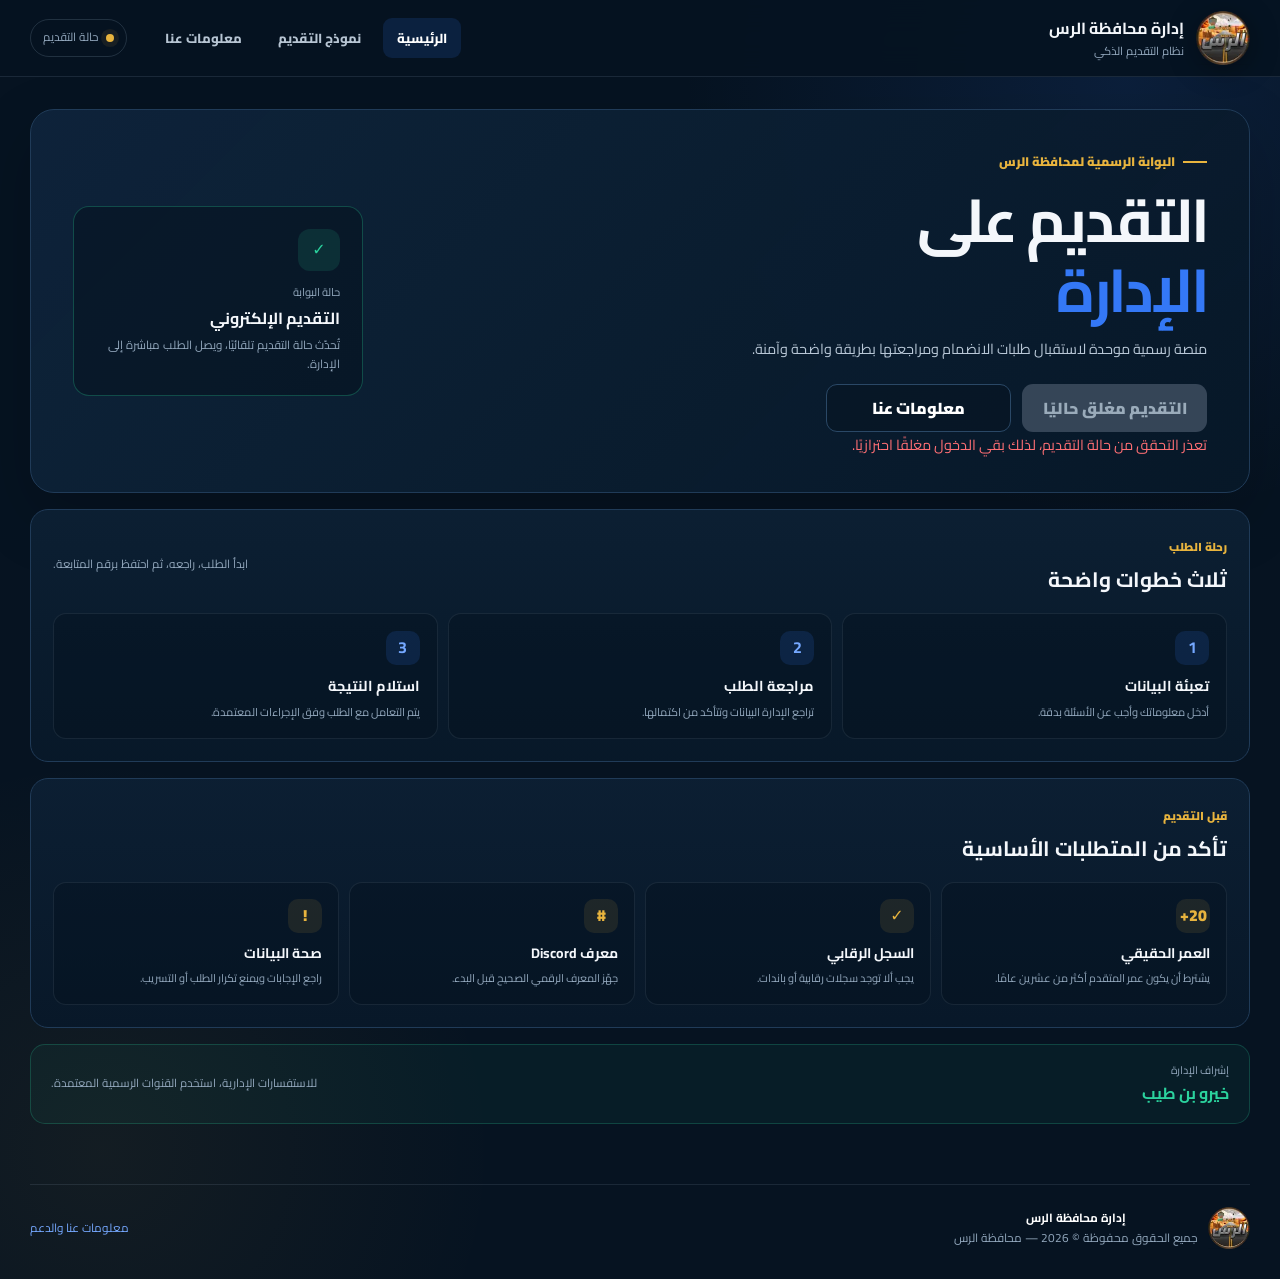
<file: index.html>
<!doctype html>
<html lang="ar" dir="rtl">
<head>
  <meta charset="utf-8">
  <meta name="viewport" content="width=device-width, initial-scale=1">
  <meta name="theme-color" content="#061321">
  <meta name="description" content="نظام التقديم الذكي على إدارة محافظة الرس.">
  <title>نظام التقديم الذكي | إدارة محافظة الرس</title>
  <link rel="preconnect" href="https://fonts.googleapis.com">
  <link rel="preconnect" href="https://fonts.gstatic.com" crossorigin>
  <link href="https://fonts.googleapis.com/css2?family=Cairo:wght@400;500;600;700;800;900&display=swap" rel="stylesheet">
  <link rel="stylesheet" href="css/styles.css?v=20260803-5">
  <style>
    :root{--p-bg:#061321;--p-panel:#0b1d31;--p-panel-2:#102842;--p-line:#203b58;--p-text:#f4f7fb;--p-muted:#93a8bd;--p-blue:#3478f6;--p-blue-soft:#75a8ff;--p-gold:#e8b43e;--p-green:#2bd39e;--p-red:#ff6f74}
    *{box-sizing:border-box}
    body.portal-home{margin:0;min-width:320px;background:radial-gradient(circle at 88% 6%,rgba(52,120,246,.12),transparent 27%),radial-gradient(circle at 8% 90%,rgba(232,180,62,.06),transparent 24%),var(--p-bg);color:var(--p-text);font-family:"Cairo",system-ui,sans-serif}
    .portal-header{position:sticky;top:0;z-index:30;border-bottom:1px solid rgba(147,168,189,.15);background:rgba(6,19,33,.92);backdrop-filter:blur(16px)}
    .portal-header__inner{width:min(1220px,calc(100% - 32px));min-height:76px;margin:auto;display:flex;align-items:center;gap:24px}
    .portal-brand{display:flex;align-items:center;gap:12px;color:inherit;text-decoration:none}.portal-logo{width:54px;height:54px;object-fit:contain;filter:drop-shadow(0 5px 14px rgba(0,0,0,.32))}.portal-brand strong,.portal-brand small{display:block}.portal-brand strong{font-size:1rem}.portal-brand small{color:var(--p-muted);font-size:.72rem}
    .portal-nav{display:flex;align-items:center;gap:8px;margin-inline-start:auto}.portal-nav a{padding:9px 14px;border-radius:9px;color:#b7c5d3;text-decoration:none;font-size:.82rem;font-weight:800}.portal-nav a:hover,.portal-nav a.is-active{color:#fff;background:rgba(52,120,246,.14)}
    .header-status{display:flex;align-items:center;gap:8px;padding:8px 12px;border:1px solid rgba(147,168,189,.2);border-radius:999px;color:var(--p-muted);font-size:.73rem}.header-status i{width:8px;height:8px;border-radius:50%;background:var(--p-gold);box-shadow:0 0 0 5px rgba(232,180,62,.08)}
    .home-shell{width:min(1220px,calc(100% - 32px));margin:32px auto 60px}.home-hero{display:grid;grid-template-columns:minmax(0,1fr) 320px;gap:24px;align-items:center;padding:34px;border:1px solid var(--p-line);border-radius:24px;background:linear-gradient(135deg,rgba(14,35,58,.98),rgba(7,24,40,.94));box-shadow:0 24px 65px rgba(0,0,0,.18)}
    .hero-copy .eyebrow{display:inline-flex;align-items:center;gap:8px;color:var(--p-gold);font-size:.78rem;font-weight:900}.hero-copy .eyebrow:before{content:"";width:24px;height:2px;background:var(--p-gold)}.hero-copy h1{max-width:760px;margin:10px 0 8px;font-size:clamp(2.25rem,5vw,4.4rem);line-height:1.16;letter-spacing:-.05em}.hero-copy h1 span{display:block;color:var(--p-blue)}.hero-copy>p{max-width:720px;margin:0;color:#b8c7d6;font-size:.9rem}.hero-actions{display:flex;flex-wrap:wrap;gap:10px;margin-top:24px}.hero-actions a{display:inline-flex;align-items:center;justify-content:center;min-width:200px;min-height:49px;padding:0 20px;border-radius:11px;text-decoration:none;font-weight:900}.hero-actions .primary{background:linear-gradient(135deg,#3478f6,#2866df);color:#fff;box-shadow:0 12px 28px rgba(52,120,246,.22)}.hero-actions .primary.is-disabled{background:#354557;color:#9aabba;box-shadow:none;cursor:not-allowed}.hero-actions .secondary{border:1px solid #2a4866;background:rgba(5,17,29,.42);color:#fff}.status-note{margin:10px 0 0;color:var(--p-green);font-size:.73rem}.status-note.is-error{color:var(--p-red)}
    .home-status{padding:20px;border:1px solid rgba(43,211,158,.28);border-radius:17px;background:rgba(5,17,29,.5)}.home-status .status-symbol{display:grid;place-items:center;width:43px;height:43px;margin-bottom:12px;border-radius:12px;background:rgba(43,211,158,.12);color:var(--p-green);font-weight:900}.home-status small,.home-status strong,.home-status p{display:block}.home-status small{color:var(--p-muted);font-size:.7rem}.home-status strong{margin:4px 0;font-size:1.05rem}.home-status p{margin:0;color:var(--p-muted);font-size:.73rem;line-height:1.6}
    .home-section{margin-top:16px;padding:22px;border:1px solid var(--p-line);border-radius:18px;background:linear-gradient(180deg,rgba(12,31,51,.97),rgba(8,24,41,.97))}.section-head{display:flex;align-items:center;justify-content:space-between;gap:15px;margin-bottom:15px}.section-head small{color:var(--p-gold);font-size:.72rem;font-weight:900}.section-head h2{margin:3px 0 0;font-size:1.3rem}.section-head p{margin:0;color:var(--p-muted);font-size:.73rem}
    .steps-grid{display:grid;grid-template-columns:repeat(3,1fr);gap:10px}.step-card{padding:17px;border:1px solid rgba(147,168,189,.12);border-radius:13px;background:rgba(5,17,29,.34)}.step-card b{display:grid;place-items:center;width:34px;height:34px;margin-bottom:9px;border-radius:10px;background:rgba(52,120,246,.14);color:var(--p-blue-soft)}.step-card strong{display:block;font-size:.9rem}.step-card p{margin:4px 0 0;color:var(--p-muted);font-size:.7rem}
    .requirements-grid{display:grid;grid-template-columns:repeat(4,1fr);gap:10px}.requirement-card{padding:16px;border:1px solid rgba(147,168,189,.12);border-radius:13px;background:rgba(5,17,29,.34)}.requirement-card span{display:grid;place-items:center;width:34px;height:34px;margin-bottom:9px;border-radius:10px;background:rgba(232,180,62,.1);color:var(--p-gold);font-weight:900}.requirement-card h3{margin:0;font-size:.87rem}.requirement-card p{margin:4px 0 0;color:var(--p-muted);font-size:.69rem}
    .manager-card{display:flex;align-items:center;justify-content:space-between;gap:18px;margin-top:16px;padding:16px 20px;border:1px solid rgba(43,211,158,.22);border-radius:15px;background:rgba(43,211,158,.05)}.manager-card small{display:block;color:var(--p-muted);font-size:.68rem}.manager-card strong{color:var(--p-green)}.manager-card p{margin:0;color:var(--p-muted);font-size:.72rem}
    .portal-footer{width:min(1220px,calc(100% - 32px));margin:0 auto;padding:22px 0 30px;border-top:1px solid rgba(147,168,189,.14);display:flex;align-items:center;justify-content:space-between;gap:20px;color:var(--p-muted);font-size:.74rem}.footer-brand{display:flex;align-items:center;gap:10px}.footer-brand img{width:42px;height:42px;object-fit:contain}.footer-brand strong{display:block;color:#fff}.portal-footer a{color:var(--p-blue-soft);text-decoration:none}
    @media(max-width:850px){.portal-nav{display:none}.header-status{margin-inline-start:auto}.home-hero{grid-template-columns:1fr;padding:24px}.steps-grid{grid-template-columns:1fr}.requirements-grid{grid-template-columns:repeat(2,1fr)}}
    @media(max-width:520px){.portal-header__inner{width:min(100% - 20px,1220px);min-height:68px}.portal-logo{width:46px;height:46px}.portal-brand strong{font-size:.85rem}.portal-brand small,.header-status span{display:none}.home-shell{width:min(100% - 20px,1220px);margin-top:18px}.home-hero{padding:19px 14px}.hero-copy h1{font-size:2.15rem}.hero-actions a{width:100%}.home-section{padding:17px 12px}.requirements-grid{grid-template-columns:1fr}.manager-card,.portal-footer{align-items:flex-start;flex-direction:column}.portal-footer{width:min(100% - 20px,1220px)}}
  </style>
  <script src="js/config.js?v=20260803-1" defer></script>
  <script src="js/landing.js?v=20260803-2" defer></script>
</head>
<body class="portal-home">
  <a class="skip-link" href="#main-content">انتقل إلى المحتوى الرئيسي</a>
  <header class="portal-header"><div class="portal-header__inner"><a class="portal-brand" href="index.html"><img class="portal-logo" src="[data-uri]" alt="شعار محافظة الرس"><span><strong>إدارة محافظة الرس</strong><small>نظام التقديم الذكي</small></span></a><nav class="portal-nav"><a class="is-active" href="index.html">الرئيسية</a><a href="application.html">نموذج التقديم</a><a href="about.html">معلومات عنا</a></nav><div class="header-status"><i></i><span>حالة التقديم</span></div></div></header>

  <main id="main-content" class="home-shell">
    <section class="home-hero"><div class="hero-copy"><span class="eyebrow">البوابة الرسمية لمحافظة الرس</span><h1>طلب الانضمام إلى <span>فريق الإدارة</span></h1><p>منصة رسمية موحدة لاستقبال طلبات الانضمام ومراجعتها بطريقة واضحة وآمنة.</p><div class="hero-actions"><a id="apply-now-button" class="primary is-disabled" href="application.html" aria-disabled="true">جاري التحقق من حالة التقديم...</a><a class="secondary" href="about.html">معلومات عنا</a></div><p id="landing-status-note" class="status-note" role="status" aria-live="polite">يتم الآن التحقق من حالة التقديم.</p></div><aside class="home-status"><span class="status-symbol">✓</span><small>حالة البوابة</small><strong>التقديم الإلكتروني</strong><p>تُحدّث حالة التقديم تلقائيًا، ويصل الطلب مباشرة إلى الإدارة.</p></aside></section>

    <section class="home-section"><div class="section-head"><div><small>رحلة الطلب</small><h2>ثلاث خطوات واضحة</h2></div><p>ابدأ الطلب، راجعه، ثم احتفظ برقم المتابعة.</p></div><div class="steps-grid"><article class="step-card"><b>1</b><strong>تعبئة البيانات</strong><p>أدخل معلوماتك وأجب عن الأسئلة بدقة.</p></article><article class="step-card"><b>2</b><strong>مراجعة الطلب</strong><p>تراجع الإدارة البيانات وتتأكد من اكتمالها.</p></article><article class="step-card"><b>3</b><strong>استلام النتيجة</strong><p>يتم التعامل مع الطلب وفق الإجراءات المعتمدة.</p></article></div></section>

    <section class="home-section"><div class="section-head"><div><small>قبل التقديم</small><h2>تأكد من المتطلبات الأساسية</h2></div></div><div class="requirements-grid"><article class="requirement-card"><span>20+</span><h3>العمر الحقيقي</h3><p>يشترط أن يكون عمر المتقدم أكثر من عشرين عامًا.</p></article><article class="requirement-card"><span>✓</span><h3>السجل الرقابي</h3><p>يجب ألا توجد سجلات رقابية أو باندات.</p></article><article class="requirement-card"><span>#</span><h3>معرف Discord</h3><p>جهّز المعرف الرقمي الصحيح قبل البدء.</p></article><article class="requirement-card"><span>!</span><h3>صحة البيانات</h3><p>راجع الإجابات ويمنع تكرار الطلب أو التسريب.</p></article></div></section>

    <aside class="manager-card"><div><small>إشراف الإدارة</small><strong id="landing-manager-name">خيرو بن طيب</strong></div><p>للاستفسارات الإدارية، استخدم القنوات الرسمية المعتمدة.</p></aside>
  </main>

  <footer class="portal-footer"><div class="footer-brand"><img src="[data-uri]" alt=""><span><strong>إدارة محافظة الرس</strong>جميع الحقوق محفوظة © 2026 — محافظة الرس</span></div><a href="about.html">معلومات عنا والدعم</a></footer>
</body>
</html>
</file>
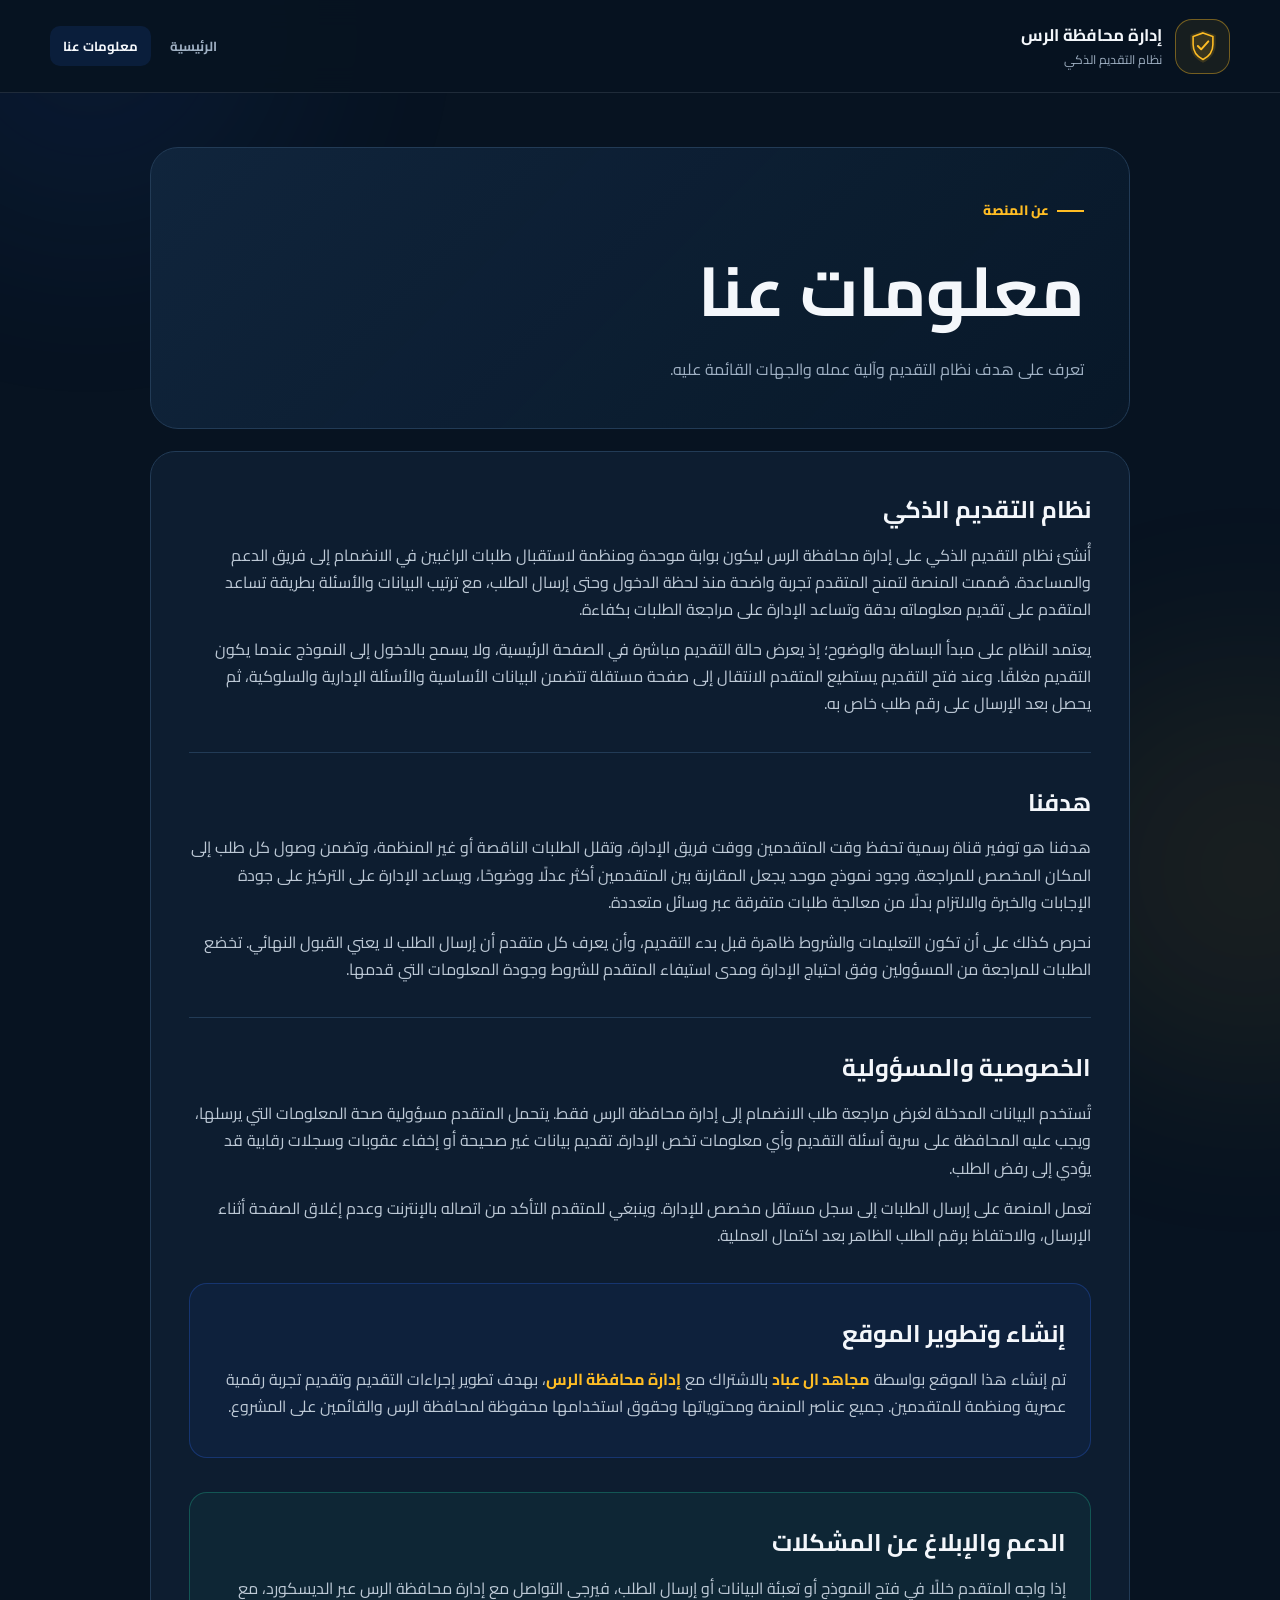
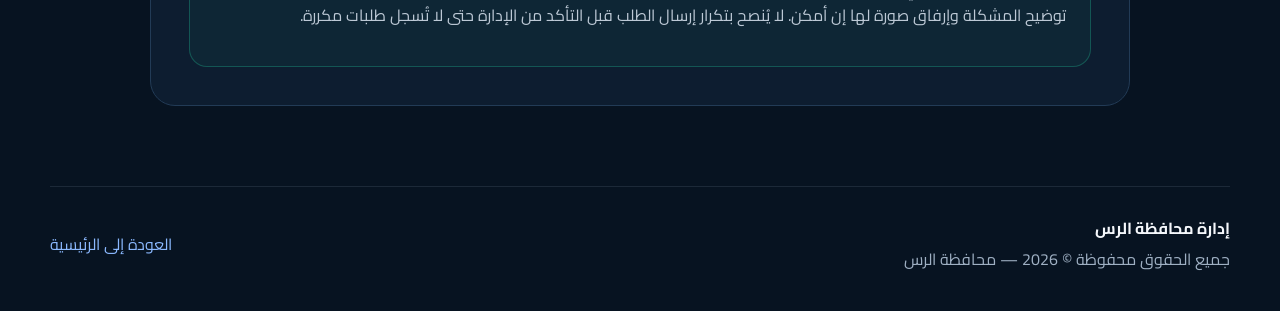
<file: about.html>
<!doctype html>
<html lang="ar" dir="rtl">
<head>
  <meta charset="utf-8">
  <meta name="viewport" content="width=device-width, initial-scale=1">
  <meta name="theme-color" content="#071321">
  <meta name="description" content="معلومات عن نظام التقديم الذكي على إدارة محافظة الرس.">
  <title>معلومات عنا | إدارة محافظة الرس</title>
  <link rel="preconnect" href="https://fonts.googleapis.com">
  <link rel="preconnect" href="https://fonts.gstatic.com" crossorigin>
  <link href="https://fonts.googleapis.com/css2?family=Cairo:wght@400;500;600;700;800;900&display=swap" rel="stylesheet">
  <link rel="stylesheet" href="css/styles.css?v=20260803-2">
</head>
<body>
  <a class="skip-link" href="#main-content">انتقل إلى المحتوى الرئيسي</a>
  <div class="page-glow page-glow--one" aria-hidden="true"></div>
  <div class="page-glow page-glow--two" aria-hidden="true"></div>

  <header class="site-header">
    <div class="site-header__inner">
      <a class="brand" href="index.html" aria-label="الصفحة الرئيسية">
        <span class="brand__mark" aria-hidden="true">
          <svg viewBox="0 0 48 48"><path d="M24 4 40 10v12c0 11-6.8 19-16 23-9.2-4-16-12-16-23V10l16-6Z" fill="currentColor" opacity=".15"/><path d="M24 7.5 36.5 12v10c0 8.5-4.9 15.2-12.5 19-7.6-3.8-12.5-10.5-12.5-19V12L24 7.5Z" fill="none" stroke="currentColor" stroke-width="2"/><path d="m17.5 24 4.2 4.2 9-10" fill="none" stroke="currentColor" stroke-linecap="round" stroke-linejoin="round" stroke-width="2.5"/></svg>
        </span>
        <span><strong>إدارة محافظة الرس</strong><small>نظام التقديم الذكي</small></span>
      </a>
      <nav class="main-nav" aria-label="التنقل الرئيسي">
        <a href="index.html">الرئيسية</a>
        <a class="is-active" href="about.html">معلومات عنا</a>
      </nav>
    </div>
  </header>

  <main id="main-content" class="about-shell">
    <header class="about-hero">
      <span class="eyebrow">عن المنصة</span>
      <h1>معلومات عنا</h1>
      <p>تعرف على هدف نظام التقديم وآلية عمله والجهات القائمة عليه.</p>
    </header>

    <article class="about-content">
      <section>
        <h2>نظام التقديم الذكي</h2>
        <p>أُنشئ نظام التقديم الذكي على إدارة محافظة الرس ليكون بوابة موحدة ومنظمة لاستقبال طلبات الراغبين في الانضمام إلى فريق الدعم والمساعدة. صُممت المنصة لتمنح المتقدم تجربة واضحة منذ لحظة الدخول وحتى إرسال الطلب، مع ترتيب البيانات والأسئلة بطريقة تساعد المتقدم على تقديم معلوماته بدقة وتساعد الإدارة على مراجعة الطلبات بكفاءة.</p>
        <p>يعتمد النظام على مبدأ البساطة والوضوح؛ إذ يعرض حالة التقديم مباشرة في الصفحة الرئيسية، ولا يسمح بالدخول إلى النموذج عندما يكون التقديم مغلقًا. وعند فتح التقديم يستطيع المتقدم الانتقال إلى صفحة مستقلة تتضمن البيانات الأساسية والأسئلة الإدارية والسلوكية، ثم يحصل بعد الإرسال على رقم طلب خاص به.</p>
      </section>

      <section>
        <h2>هدفنا</h2>
        <p>هدفنا هو توفير قناة رسمية تحفظ وقت المتقدمين ووقت فريق الإدارة، وتقلل الطلبات الناقصة أو غير المنظمة، وتضمن وصول كل طلب إلى المكان المخصص للمراجعة. وجود نموذج موحد يجعل المقارنة بين المتقدمين أكثر عدلًا ووضوحًا، ويساعد الإدارة على التركيز على جودة الإجابات والخبرة والالتزام بدلًا من معالجة طلبات متفرقة عبر وسائل متعددة.</p>
        <p>نحرص كذلك على أن تكون التعليمات والشروط ظاهرة قبل بدء التقديم، وأن يعرف كل متقدم أن إرسال الطلب لا يعني القبول النهائي. تخضع الطلبات للمراجعة من المسؤولين وفق احتياج الإدارة ومدى استيفاء المتقدم للشروط وجودة المعلومات التي قدمها.</p>
      </section>

      <section>
        <h2>الخصوصية والمسؤولية</h2>
        <p>تُستخدم البيانات المدخلة لغرض مراجعة طلب الانضمام إلى إدارة محافظة الرس فقط. يتحمل المتقدم مسؤولية صحة المعلومات التي يرسلها، ويجب عليه المحافظة على سرية أسئلة التقديم وأي معلومات تخص الإدارة. تقديم بيانات غير صحيحة أو إخفاء عقوبات وسجلات رقابية قد يؤدي إلى رفض الطلب.</p>
        <p>تعمل المنصة على إرسال الطلبات إلى سجل مستقل مخصص للإدارة. وينبغي للمتقدم التأكد من اتصاله بالإنترنت وعدم إغلاق الصفحة أثناء الإرسال، والاحتفاظ برقم الطلب الظاهر بعد اكتمال العملية.</p>
      </section>

      <section class="about-credit">
        <h2>إنشاء وتطوير الموقع</h2>
        <p>تم إنشاء هذا الموقع بواسطة <strong>مجاهد ال عباد</strong> بالاشتراك مع <strong>إدارة محافظة الرس</strong>، بهدف تطوير إجراءات التقديم وتقديم تجربة رقمية عصرية ومنظمة للمتقدمين. جميع عناصر المنصة ومحتوياتها وحقوق استخدامها محفوظة لمحافظة الرس والقائمين على المشروع.</p>
      </section>

      <section class="support-box">
        <h2>الدعم والإبلاغ عن المشكلات</h2>
        <p>إذا واجه المتقدم خللًا في فتح النموذج أو تعبئة البيانات أو إرسال الطلب، فيرجى التواصل مع إدارة محافظة الرس عبر الديسكورد، مع توضيح المشكلة وإرفاق صورة لها إن أمكن. لا يُنصح بتكرار إرسال الطلب قبل التأكد من الإدارة حتى لا تُسجل طلبات مكررة.</p>
      </section>
    </article>
  </main>

  <footer class="site-footer">
    <div><strong>إدارة محافظة الرس</strong><span>جميع الحقوق محفوظة © 2026 — محافظة الرس</span></div>
    <a href="index.html">العودة إلى الرئيسية</a>
  </footer>
</body>
</html>
</file>
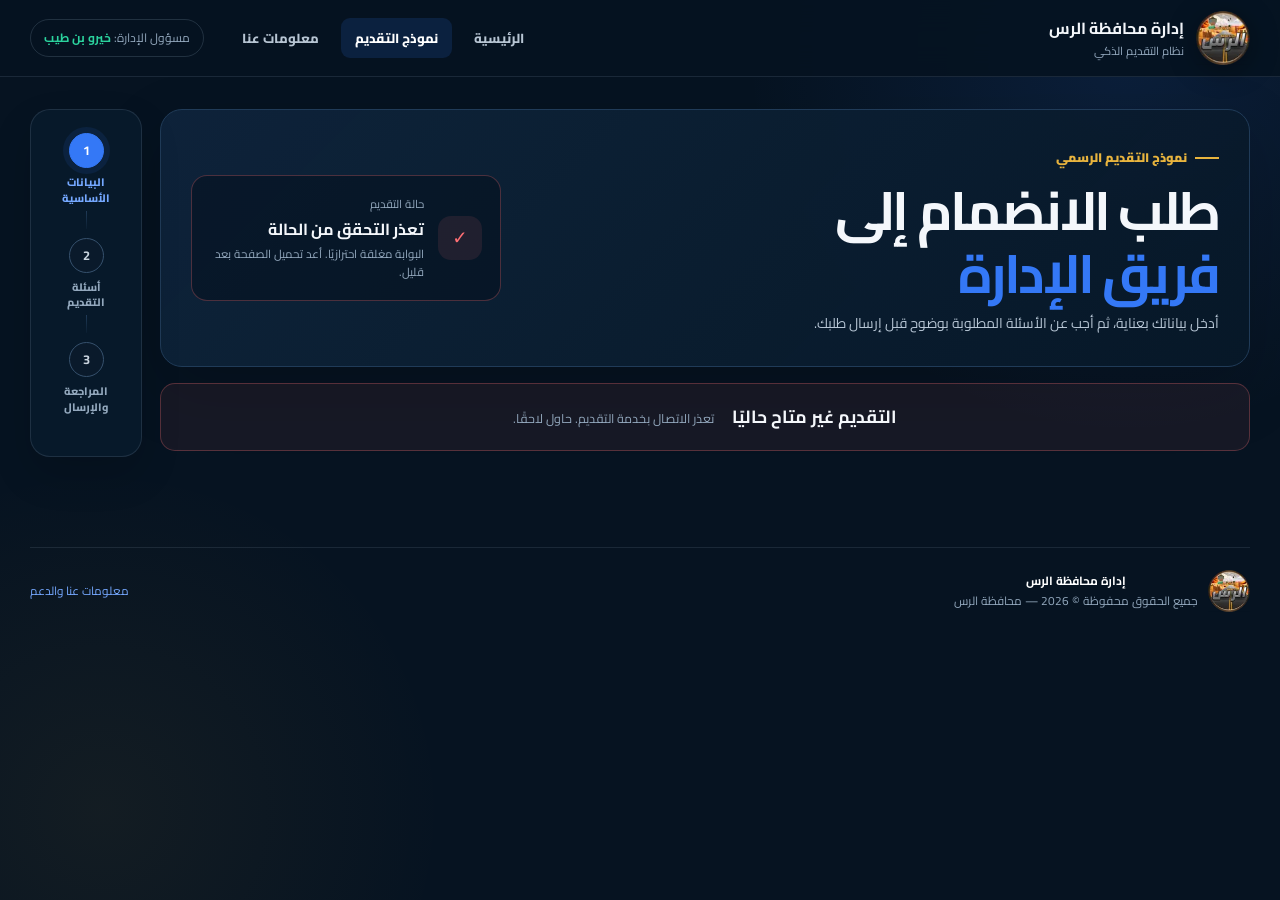
<file: application.html>
<!doctype html>
<html lang="ar" dir="rtl">
<head>
  <meta charset="utf-8">
  <meta name="viewport" content="width=device-width, initial-scale=1">
  <meta name="theme-color" content="#061321">
  <meta name="description" content="البوابة الرسمية للتقديم على إدارة محافظة الرس.">
  <title>نموذج التقديم | إدارة محافظة الرس</title>
  <link rel="preconnect" href="https://fonts.googleapis.com">
  <link rel="preconnect" href="https://fonts.gstatic.com" crossorigin>
  <link href="https://fonts.googleapis.com/css2?family=Cairo:wght@400;500;600;700;800;900&display=swap" rel="stylesheet">
  <link rel="stylesheet" href="css/styles.css?v=20260803-5">
  <style>
    :root{--p-bg:#061321;--p-panel:#0b1d31;--p-panel-2:#102842;--p-line:#203b58;--p-text:#f4f7fb;--p-muted:#93a8bd;--p-blue:#3478f6;--p-blue-soft:#75a8ff;--p-gold:#e8b43e;--p-green:#2bd39e;--p-red:#ff6f74}
    *{box-sizing:border-box}
    body.application-redesign{margin:0;min-width:320px;background:radial-gradient(circle at 88% 6%,rgba(52,120,246,.12),transparent 27%),radial-gradient(circle at 8% 90%,rgba(232,180,62,.06),transparent 24%),var(--p-bg);color:var(--p-text);font-family:"Cairo",system-ui,sans-serif}
    .portal-header{position:sticky;top:0;z-index:30;border-bottom:1px solid rgba(147,168,189,.15);background:rgba(6,19,33,.92);backdrop-filter:blur(16px)}
    .portal-header__inner{width:min(1220px,calc(100% - 32px));min-height:76px;margin:auto;display:flex;align-items:center;gap:24px}
    .portal-brand{display:flex;align-items:center;gap:12px;color:inherit;text-decoration:none}.portal-logo{width:54px;height:54px;object-fit:contain;filter:drop-shadow(0 5px 14px rgba(0,0,0,.32))}.portal-brand strong,.portal-brand small{display:block}.portal-brand strong{font-size:1rem}.portal-brand small{color:var(--p-muted);font-size:.72rem}
    .portal-nav{display:flex;align-items:center;gap:8px;margin-inline-start:auto}.portal-nav a{padding:9px 14px;border-radius:9px;color:#b7c5d3;text-decoration:none;font-size:.82rem;font-weight:800}.portal-nav a:hover,.portal-nav a.is-active{color:#fff;background:rgba(52,120,246,.14)}
    .manager-chip{padding:8px 13px;border:1px solid rgba(147,168,189,.2);border-radius:999px;color:var(--p-muted);font-size:.75rem;white-space:nowrap}.manager-chip strong{color:var(--p-green)}
    .portal-shell{width:min(1220px,calc(100% - 32px));margin:32px auto 60px}.portal-layout{display:grid;grid-template-columns:minmax(0,1fr) 112px;gap:18px;align-items:start}.portal-content{min-width:0}
    .intro-card{display:grid;grid-template-columns:minmax(0,1fr) 310px;gap:24px;align-items:center;padding:30px;border:1px solid var(--p-line);border-radius:22px;background:linear-gradient(135deg,rgba(14,35,58,.98),rgba(7,24,40,.94));box-shadow:0 24px 65px rgba(0,0,0,.18)}
    .intro-copy .eyebrow{display:inline-flex;align-items:center;gap:8px;color:var(--p-gold);font-size:.78rem;font-weight:900}.intro-copy .eyebrow:before{content:"";width:24px;height:2px;background:var(--p-gold)}.intro-copy h1{margin:10px 0 7px;font-size:clamp(2rem,4.2vw,3.65rem);line-height:1.18;letter-spacing:-.045em}.intro-copy h1 span{display:block;color:var(--p-blue)}.intro-copy p{max-width:720px;margin:0;color:#b8c7d6;font-size:.87rem}
    .portal-status-card{display:flex;align-items:center;gap:14px;min-height:118px;padding:18px;border:1px solid rgba(147,168,189,.22);border-radius:16px;background:rgba(5,17,29,.52)}.portal-status-card .status-card__icon{display:grid;place-items:center;flex:0 0 44px;height:44px;border-radius:13px;background:rgba(232,180,62,.1);color:var(--p-gold);font-size:1.15rem;font-weight:900}.portal-status-card small,.portal-status-card strong,.portal-status-card p{display:block}.portal-status-card small{color:var(--p-muted);font-size:.71rem}.portal-status-card strong{margin:3px 0;font-size:1rem}.portal-status-card p{margin:0;color:var(--p-muted);font-size:.72rem;line-height:1.55}.portal-status-card.is-open{border-color:rgba(43,211,158,.36)}.portal-status-card.is-open .status-card__icon{color:var(--p-green);background:rgba(43,211,158,.12)}.portal-status-card.is-closed{border-color:rgba(255,111,116,.28)}.portal-status-card.is-closed .status-card__icon{color:var(--p-red);background:rgba(255,111,116,.1)}.portal-status-card.is-checking .status-card__icon{animation:pulse 1.2s infinite}@keyframes pulse{50%{opacity:.4}}
    .progress-rail{position:sticky;top:98px;padding:16px 10px;border:1px solid rgba(147,168,189,.16);border-radius:20px;background:rgba(9,27,45,.86);box-shadow:0 18px 40px rgba(0,0,0,.14)}.progress-step{position:relative;display:grid;justify-items:center;gap:7px;padding:7px 2px 24px;color:var(--p-muted);text-align:center;font-size:.68rem;font-weight:800;line-height:1.45}.progress-step:not(:last-child):after{content:"";position:absolute;bottom:2px;width:1px;height:18px;background:linear-gradient(var(--p-line),rgba(32,59,88,.15))}.progress-step b{display:grid;place-items:center;width:35px;height:35px;border:1px solid #36516d;border-radius:50%;color:#cad5df;background:#0a1a2b;font-size:.8rem}.progress-step.is-active{color:var(--p-blue-soft)}.progress-step.is-active b{border-color:var(--p-blue);background:var(--p-blue);color:#fff;box-shadow:0 0 0 6px rgba(52,120,246,.1)}
    .closed-panel{margin-top:16px;padding:18px;border:1px solid rgba(255,111,116,.28);border-radius:15px;background:rgba(255,111,116,.07);text-align:center}.closed-panel strong{display:block}.closed-panel p{margin:3px 0 0;color:var(--p-muted);font-size:.78rem}
    .application-form{display:grid;gap:14px;margin-top:16px}.portal-panel,.submit-section{padding:22px;border:1px solid var(--p-line);border-radius:18px;background:linear-gradient(180deg,rgba(12,31,51,.97),rgba(8,24,41,.97));box-shadow:0 16px 40px rgba(0,0,0,.1)}
    .panel-heading{display:flex;align-items:center;gap:12px;margin-bottom:16px;padding-bottom:13px;border-bottom:1px solid rgba(147,168,189,.15)}.panel-icon{display:grid;place-items:center;flex:0 0 40px;height:40px;border-radius:11px;background:rgba(52,120,246,.14);color:var(--p-blue-soft)}.panel-icon svg{width:21px;height:21px}.panel-heading h2,.panel-heading p{margin:0}.panel-heading h2{font-size:1.13rem}.panel-heading p{color:var(--p-muted);font-size:.73rem}
    .basic-grid{display:grid;grid-template-columns:repeat(2,minmax(0,1fr));gap:11px}.field,.question-row{display:block;padding:12px;border:1px solid rgba(147,168,189,.12);border-radius:12px;background:rgba(5,17,29,.34)}.field>span,.question-row>span{display:block;margin-bottom:6px;color:#edf3f9;font-size:.8rem;font-weight:800;line-height:1.55}.field small{display:block;margin-top:5px;color:var(--p-muted);font-size:.65rem}.field--wide{grid-column:1/-1;margin-top:11px}
    .application-redesign input,.application-redesign select,.application-redesign textarea{width:100%;border:1px solid #294764;border-radius:10px;outline:0;background:var(--p-panel-2);color:#fff;font:inherit;transition:border-color .18s,box-shadow .18s,background .18s}.application-redesign input,.application-redesign select{min-height:45px;padding:0 12px}.application-redesign textarea{min-height:74px;padding:10px 12px;resize:vertical;line-height:1.55}.application-redesign input:focus,.application-redesign select:focus,.application-redesign textarea:focus{border-color:var(--p-blue);background:#122c49;box-shadow:0 0 0 3px rgba(52,120,246,.12)}.application-redesign input::placeholder,.application-redesign textarea::placeholder{color:#698198}
    .questions-list{display:grid;gap:9px}.question-row{padding:11px 12px}.question-row textarea{min-height:68px}.question-row select{min-height:44px}
    .submit-section{padding:18px 22px}.declaration{display:flex;align-items:flex-start;justify-content:center;gap:9px;margin:0 0 13px;color:#d7e0e9;font-size:.8rem;text-align:start}.declaration input{flex:0 0 18px;width:18px;min-height:18px;margin-top:2px;accent-color:var(--p-blue)}.primary-button{display:block;min-width:min(100%,290px);min-height:47px;margin:auto;padding:0 22px;border:0;border-radius:11px;background:linear-gradient(135deg,#3478f6,#2866df);color:#fff;cursor:pointer;font-weight:900;box-shadow:0 12px 28px rgba(52,120,246,.22)}.primary-button:hover:not(:disabled){transform:translateY(-1px)}.primary-button:disabled{cursor:not-allowed;opacity:.55}.form-status{max-width:700px;margin:0 auto 12px;padding:10px 13px;border-radius:10px;background:rgba(43,211,158,.09);color:var(--p-green);font-size:.78rem}.form-status.is-error{background:rgba(255,111,116,.09);color:var(--p-red)}
    .success-panel{margin-top:16px;padding:24px;border:1px solid rgba(43,211,158,.3);border-radius:18px;background:rgba(43,211,158,.07);text-align:center}.success-panel h2,.success-panel p{margin:5px}.success-panel p{color:var(--p-muted)}.success-panel strong{display:inline-block;margin-top:10px;padding:9px 13px;border:1px dashed rgba(43,211,158,.4);border-radius:9px;color:var(--p-green)}
    .portal-footer{width:min(1220px,calc(100% - 32px));margin:0 auto;padding:22px 0 30px;border-top:1px solid rgba(147,168,189,.14);display:flex;align-items:center;justify-content:space-between;gap:20px;color:var(--p-muted);font-size:.74rem}.footer-brand{display:flex;align-items:center;gap:10px}.footer-brand img{width:42px;height:42px;object-fit:contain}.footer-brand strong{display:block;color:#fff}.portal-footer a{color:var(--p-blue-soft);text-decoration:none}
    @media(max-width:900px){.portal-header__inner{min-height:68px}.portal-nav{display:none}.manager-chip{margin-inline-start:auto}.portal-layout{grid-template-columns:1fr}.progress-rail{position:static;grid-row:1;display:grid;grid-template-columns:repeat(3,1fr);padding:10px}.progress-step{padding:5px;display:flex;align-items:center;justify-content:center;gap:7px}.progress-step:not(:last-child):after{display:none}.progress-step b{width:30px;height:30px}.intro-card{grid-template-columns:1fr;padding:22px}.portal-status-card{min-height:auto}.basic-grid{grid-template-columns:1fr}.field--wide{margin-top:0}}
    @media(max-width:560px){.portal-header__inner{width:min(100% - 20px,1220px)}.portal-brand strong{font-size:.85rem}.portal-brand small,.manager-chip{display:none}.portal-logo{width:46px;height:46px}.portal-shell{width:min(100% - 20px,1220px);margin-top:18px}.intro-card{padding:18px 14px}.intro-copy h1{font-size:2rem}.portal-panel,.submit-section{padding:16px 12px}.panel-heading{align-items:flex-start}.question-row textarea{min-height:78px}.portal-footer{width:min(100% - 20px,1220px);align-items:flex-start;flex-direction:column}.primary-button{width:100%}}
  </style>
  <script src="js/config.js?v=20260803-1" defer></script>
  <script src="js/application.js?v=20260803-3" defer></script>
</head>
<body class="application-redesign">
  <a class="skip-link" href="#main-content">انتقل إلى نموذج التقديم</a>
  <header class="portal-header">
    <div class="portal-header__inner">
      <a class="portal-brand" href="index.html" aria-label="الصفحة الرئيسية">
        <img class="portal-logo" src="[data-uri]" alt="شعار محافظة الرس">
        <span><strong>إدارة محافظة الرس</strong><small>نظام التقديم الذكي</small></span>
      </a>
      <nav class="portal-nav" aria-label="التنقل الرئيسي"><a href="index.html">الرئيسية</a><a class="is-active" href="application.html">نموذج التقديم</a><a href="about.html">معلومات عنا</a></nav>
      <span class="manager-chip">مسؤول الإدارة: <strong id="application-manager-name">خيرو بن طيب</strong></span>
    </div>
  </header>

  <main id="main-content" class="portal-shell">
    <div class="portal-layout">
      <div class="portal-content">
        <section class="intro-card" aria-labelledby="page-title">
          <div class="intro-copy"><span class="eyebrow">نموذج التقديم الرسمي</span><h1 id="page-title">طلب الانضمام إلى <span>فريق الإدارة</span></h1><p>أدخل بياناتك بعناية، ثم أجب عن الأسئلة المطلوبة بوضوح قبل إرسال طلبك.</p></div>
          <aside id="application-status-card" class="portal-status-card status-card is-checking" aria-live="polite" aria-busy="true"><span class="status-card__icon" aria-hidden="true">✓</span><div><small>حالة التقديم</small><strong id="application-status-title">جاري التحقق...</strong><p id="application-status-note">يرجى الانتظار حتى يتم التحقق من حالة التقديم.</p></div></aside>
        </section>

        <section id="application-closed-panel" class="closed-panel" hidden><strong id="application-closed-title">التقديم مغلق حاليًا</strong><p id="application-closed-message">راجع إعلانات فتح التقديم عبر الديسكورد.</p></section>

        <form id="administration-application-form" class="application-form" novalidate hidden>
          <section class="portal-panel">
            <header class="panel-heading"><span class="panel-icon" aria-hidden="true"><svg viewBox="0 0 24 24" fill="none" stroke="currentColor" stroke-width="1.8"><circle cx="12" cy="8" r="4"/><path d="M4.5 21a7.5 7.5 0 0 1 15 0"/></svg></span><div><h2>البيانات الأساسية</h2><p>اكتب بياناتك كما تظهر داخل السيرفر والديسكورد.</p></div></header>
            <div class="basic-grid">
              <label class="field"><span>الاسم داخل الديسكورد</span><input name="fullName" type="text" maxlength="80" autocomplete="name" placeholder="اكتب اسمك في ديسكورد" required></label>
              <label class="field"><span>معرف Discord</span><input id="application-discord-id" name="discordId" type="text" maxlength="20" inputmode="numeric" dir="ltr" autocomplete="off" placeholder="829030001466671154" required></label>
              <label class="field"><span>1. الاسم داخل السيرفر</span><input name="serverName" type="text" maxlength="80" placeholder="اكتب اسمك داخل السيرفر" required></label>
              <label class="field"><span>2. كم عمرك الحقيقي؟</span><input id="application-age" name="age" type="number" min="21" max="100" inputmode="numeric" placeholder="اكتب عمرك الحقيقي" required><small>عدم الإفصاح عن العمر الحقيقي يؤدي إلى رفض الطلب.</small></label>
              <label class="field field--wide"><span>هل أنت مستعد لحلف اليمين بعدم تسريب أي معلومات تخص الإدارة أو أسئلة التقديم؟</span><select name="confidentialityPledge" required><option value="">اختر الإجابة</option><option value="نعم، أتعهد بعدم التسريب">نعم، أتعهد بعدم التسريب</option><option value="لا">لا</option></select></label>
            </div>
          </section>

          <section class="portal-panel">
            <header class="panel-heading"><span class="panel-icon" aria-hidden="true"><svg viewBox="0 0 24 24" fill="none" stroke="currentColor" stroke-width="1.8"><path d="M6 3h9l3 3v15H6z"/><path d="M15 3v4h4M9 11h6M9 15h6"/></svg></span><div><h2>أسئلة التقديم</h2><p>الإجابات الواقعية والمفصلة تساعد الإدارة في مراجعة طلبك.</p></div></header>
            <div class="questions-list">
              <label class="question-row"><span>3. هل لديك خبرات إدارية أو في مجال الدعم والمساعدة؟ اذكرها بالتفصيل.</span><textarea name="experience" maxlength="1500" placeholder="اكتب إجابتك هنا..." required></textarea></label>
              <label class="question-row"><span>4. كم عدد ساعات تواجدك يوميًا؟</span><textarea name="dailyHours" maxlength="500" placeholder="اكتب إجابتك هنا..." required></textarea></label>
              <label class="question-row"><span>5. لماذا ترغب بالانضمام إلى فريق الدعم والمساعدة؟</span><textarea name="joinReason" maxlength="1000" placeholder="اكتب إجابتك هنا..." required></textarea></label>
              <label class="question-row"><span>6. كيف تتعامل مع شخص غاضب أو غير متعاون؟</span><textarea name="angryPersonResponse" maxlength="1000" placeholder="اكتب إجابتك هنا..." required></textarea></label>
              <label class="question-row"><span>7. ماذا ستفعل إذا طلب منك أحد اللاعبين معلومات سرية تخص الإدارة؟</span><textarea name="secretInfoResponse" maxlength="1000" placeholder="اكتب إجابتك هنا..." required></textarea></label>
              <label class="question-row"><span>8. كيف تتصرف إذا واجهت مشكلة لا تعرف حلها؟</span><textarea name="unknownProblemResponse" maxlength="1000" placeholder="اكتب إجابتك هنا..." required></textarea></label>
              <label class="question-row"><span>9. هل سبق وأن تعرضت لعقوبة إدارية؟ إذا نعم، اذكر السبب.</span><textarea name="previousPunishments" maxlength="1000" placeholder="اكتب إجابتك هنا..." required></textarea></label>
              <label class="question-row"><span>10. هل تستطيع العمل ضمن فريق والالتزام بتعليمات الإدارة؟</span><select name="teamworkCommitment" required><option value="">اختر الإجابة</option><option value="نعم، أستطيع العمل ضمن فريق والالتزام">نعم</option><option value="لا">لا</option></select></label>
              <label class="question-row"><span>11. كيف تتعامل مع الضغط وكثرة البلاغات؟</span><textarea name="pressureResponse" maxlength="1000" placeholder="اكتب إجابتك هنا..." required></textarea></label>
              <label class="question-row"><span>12. هل توافق على الالتزام بجميع قوانين الإدارة، وفي حال مخالفتها تتحمل كامل المسؤولية؟</span><select name="rulesAgreement" required><option value="">اختر الإجابة</option><option value="نعم، أوافق وأتحمل كامل المسؤولية">نعم، أوافق</option><option value="لا">لا</option></select></label>
            </div>
          </section>

          <section class="submit-section">
            <label class="declaration"><input name="noBansDeclaration" type="checkbox" value="أقر بعدم وجود سجلات رقابية أو باندات" required><span>أقر بأن جميع بياناتي صحيحة، وأنه لا توجد لدي سجلات رقابية أو باندات.</span></label>
            <div id="application-form-status" class="form-status" role="status" aria-live="polite" hidden></div>
            <button id="application-submit-button" class="primary-button" type="submit">إرسال طلب التقديم</button>
          </section>
        </form>

        <section id="application-success-panel" class="success-panel" hidden><h2>تم إرسال طلبك</h2><p>احتفظ برقم الطلب التالي لحين مراجعة الإدارة:</p><strong id="application-receipt" dir="ltr"></strong></section>
      </div>

      <aside class="progress-rail" aria-label="مراحل التقديم">
        <span class="progress-step is-active"><b>1</b>البيانات<br>الأساسية</span>
        <span class="progress-step"><b>2</b>أسئلة<br>التقديم</span>
        <span class="progress-step"><b>3</b>المراجعة<br>والإرسال</span>
      </aside>
    </div>
  </main>

  <footer class="portal-footer"><div class="footer-brand"><img src="[data-uri]" alt=""><span><strong>إدارة محافظة الرس</strong>جميع الحقوق محفوظة © 2026 — محافظة الرس</span></div><a href="about.html">معلومات عنا والدعم</a></footer>
</body>
</html>
</file>
<file: css/styles.css>
:root {
  color-scheme: dark;
  --bg: #071321;
  --surface: #0d1d30;
  --surface-2: #11263e;
  --line: #223b56;
  --text: #f4f7fb;
  --muted: #9fb0c3;
  --blue: #2f6df6;
  --blue-soft: #8bb9ff;
  --gold: #ffbd24;
  --green: #25d5a0;
  --red: #ff6b70;
  --radius: 22px;
  font-family: "Cairo", system-ui, sans-serif;
}

* { box-sizing: border-box; }
html { scroll-behavior: smooth; }
body { margin: 0; min-width: 320px; min-height: 100vh; background: var(--bg); color: var(--text); line-height: 1.7; }
button, input, select, textarea { font: inherit; }
[hidden] { display: none !important; }
.skip-link { position: fixed; inset-block-start: 10px; inset-inline-start: 10px; z-index: 10; padding: 10px 16px; border-radius: 10px; background: #fff; color: #071321; transform: translateY(-160%); }
.skip-link:focus { transform: translateY(0); }
.page-glow { position: fixed; width: 420px; height: 420px; border-radius: 50%; filter: blur(110px); opacity: .08; pointer-events: none; }
.page-glow--one { inset: -180px auto auto -120px; background: var(--blue); }
.page-glow--two { inset: auto -180px -180px auto; background: var(--gold); }

.site-header { position: relative; z-index: 2; border-bottom: 1px solid rgba(159,176,195,.16); background: rgba(7,19,33,.9); backdrop-filter: blur(14px); }
.site-header__inner { width: min(1180px, calc(100% - 40px)); min-height: 92px; margin: auto; display: flex; align-items: center; justify-content: space-between; gap: 24px; }
.brand { display: flex; align-items: center; gap: 13px; color: inherit; text-decoration: none; }
.brand__mark { display: grid; place-items: center; width: 55px; height: 55px; border: 1px solid rgba(255,189,36,.4); border-radius: 17px; color: var(--gold); background: rgba(255,189,36,.07); }
.brand__mark svg { width: 38px; }
.brand strong, .brand small { display: block; }
.brand strong { font-size: 1.05rem; }
.brand small { color: var(--muted); font-size: .77rem; }
.manager-chip { padding: 9px 14px; border: 1px solid var(--line); border-radius: 999px; color: var(--muted); font-size: .8rem; }
.manager-chip strong { color: var(--green); }

.page-shell { position: relative; z-index: 1; width: min(1180px, calc(100% - 40px)); margin: 54px auto 80px; }
.hero { display: grid; grid-template-columns: 1.25fr .75fr; align-items: center; gap: 36px; padding: 46px; border: 1px solid var(--line); border-radius: 30px; background: linear-gradient(135deg, rgba(17,38,62,.92), rgba(9,25,42,.84)); box-shadow: 0 30px 80px rgba(0,0,0,.18); }
.eyebrow { display: inline-flex; align-items: center; gap: 8px; color: var(--gold); font-weight: 800; font-size: .85rem; }
.eyebrow::before { content: ""; width: 27px; height: 2px; background: var(--gold); }
.hero h1 { margin: 14px 0; max-width: 680px; font-size: clamp(2.4rem, 6vw, 4.8rem); line-height: 1.15; letter-spacing: -.05em; }
.hero h1 span { color: var(--gold); }
.hero > div > p { max-width: 670px; margin: 0; color: #c1cedb; }
.status-card { display: flex; align-items: flex-start; gap: 16px; min-height: 155px; padding: 24px; border: 1px dashed var(--line); border-radius: var(--radius); background: rgba(7,19,33,.62); }
.status-card__icon { display: grid; place-items: center; flex: 0 0 48px; height: 48px; border-radius: 15px; background: rgba(159,176,195,.1); color: var(--muted); font-weight: 900; }
.status-card small, .status-card strong, .status-card p { display: block; }
.status-card small { color: var(--muted); font-size: .75rem; }
.status-card strong { margin: 3px 0; font-size: 1.12rem; }
.status-card p { margin: 0; color: var(--muted); font-size: .82rem; }
.status-card.is-open { border-style: solid; border-color: rgba(37,213,160,.35); }
.status-card.is-open .status-card__icon { background: rgba(37,213,160,.13); color: var(--green); }
.status-card.is-closed .status-card__icon { background: rgba(255,107,112,.12); color: var(--red); }
.status-card.is-checking .status-card__icon { animation: pulse 1.3s infinite; }
@keyframes pulse { 50% { opacity: .35; } }

.requirements { display: grid; grid-template-columns: repeat(3, 1fr); margin: 22px 0 34px; border: 1px solid var(--line); border-radius: var(--radius); background: var(--surface); overflow: hidden; }
.requirements > div { display: flex; align-items: center; gap: 14px; padding: 21px 24px; }
.requirements > div + div { border-inline-start: 1px solid var(--line); }
.requirements > div > span { color: var(--gold); font-weight: 900; font-size: 1.2rem; }
.requirements p { margin: 0; color: var(--muted); font-size: .78rem; }
.requirements strong { display: block; color: var(--text); font-size: .92rem; }

.closed-panel, .success-panel { margin: 36px auto; padding: 32px; border: 1px solid rgba(255,107,112,.3); border-radius: var(--radius); background: rgba(255,107,112,.07); text-align: center; }
.closed-panel { display: flex; align-items: center; justify-content: center; gap: 18px; text-align: start; }
.closed-panel > span, .success-panel > span { display: grid; place-items: center; width: 48px; height: 48px; border-radius: 15px; background: rgba(255,107,112,.12); color: var(--red); font-size: 1.4rem; font-weight: 900; }
.closed-panel strong { font-size: 1.1rem; }
.closed-panel p { margin: 2px 0 0; color: var(--muted); }

.application-form { display: grid; gap: 24px; }
.form-section, .submit-section { padding: 34px; border: 1px solid var(--line); border-radius: var(--radius); background: var(--surface); }
.section-heading { display: flex; align-items: center; gap: 15px; margin-bottom: 28px; padding-bottom: 22px; border-bottom: 1px solid var(--line); }
.section-heading > span { display: grid; place-items: center; flex: 0 0 46px; height: 46px; border-radius: 14px; background: rgba(47,109,246,.14); color: var(--blue-soft); font-weight: 900; }
.section-heading h2, .section-heading p { margin: 0; }
.section-heading h2 { font-size: 1.35rem; }
.section-heading p { color: var(--muted); font-size: .82rem; }
.form-grid { display: grid; grid-template-columns: repeat(2, 1fr); gap: 20px; margin-bottom: 20px; }
.questions { display: grid; grid-template-columns: repeat(2, 1fr); gap: 20px; }
label > span { display: block; margin-bottom: 8px; font-size: .87rem; font-weight: 700; }
label small { display: block; margin-top: 7px; color: var(--muted); font-size: .72rem; }
input, select, textarea { width: 100%; border: 1px solid var(--line); border-radius: 13px; outline: none; background: var(--surface-2); color: var(--text); transition: border-color .2s, box-shadow .2s; }
input, select { min-height: 56px; padding: 0 16px; }
textarea { min-height: 118px; padding: 14px 16px; resize: vertical; }
input:focus, select:focus, textarea:focus { border-color: var(--blue); box-shadow: 0 0 0 3px rgba(47,109,246,.13); }
input::placeholder, textarea::placeholder { color: #6f8297; }
.submit-section { text-align: center; }
.declaration { display: flex; align-items: flex-start; justify-content: center; gap: 12px; margin-bottom: 22px; color: #c9d4df; text-align: start; }
.declaration input { flex: 0 0 20px; width: 20px; min-height: 20px; margin-top: 3px; accent-color: var(--blue); }
.declaration span { margin: 0; }
.primary-button { min-width: min(100%, 340px); min-height: 58px; padding: 0 26px; border: 0; border-radius: 14px; background: var(--blue); color: #fff; cursor: pointer; font-weight: 900; box-shadow: 0 12px 30px rgba(47,109,246,.22); }
.primary-button:hover:not(:disabled) { background: #437df9; transform: translateY(-1px); }
.primary-button:disabled { cursor: not-allowed; opacity: .55; }
.form-status { max-width: 720px; margin: 0 auto 18px; padding: 12px 16px; border-radius: 12px; background: rgba(37,213,160,.09); color: var(--green); }
.form-status.is-error { background: rgba(255,107,112,.09); color: var(--red); }
.success-panel { max-width: 700px; border-color: rgba(37,213,160,.3); background: rgba(37,213,160,.07); }
.success-panel > span { margin: 0 auto 15px; background: rgba(37,213,160,.13); color: var(--green); }
.success-panel h2, .success-panel p { margin: 6px 0; }
.success-panel p { color: var(--muted); }
.success-panel strong { display: inline-block; margin-top: 15px; padding: 12px 18px; border: 1px dashed rgba(37,213,160,.45); border-radius: 12px; color: var(--green); }

footer { padding: 30px 20px 40px; border-top: 1px solid rgba(159,176,195,.14); color: var(--muted); text-align: center; }
footer p, footer small { margin: 2px 0; }

/* Navigation and shared footer */
.main-nav { display: flex; align-items: center; gap: 6px; margin-inline-start: auto; }
.main-nav a { padding: 9px 13px; border-radius: 10px; color: var(--muted); text-decoration: none; font-size: .82rem; font-weight: 700; }
.main-nav a:hover, .main-nav a.is-active { background: rgba(47,109,246,.12); color: var(--text); }
.site-footer { width: min(1180px, calc(100% - 40px)); margin: 0 auto; padding: 28px 0 38px; border-top: 1px solid rgba(159,176,195,.14); display: flex; align-items: center; justify-content: space-between; gap: 20px; color: var(--muted); text-align: start; }
.site-footer div { display: grid; gap: 3px; }
.site-footer strong { color: var(--text); }
.site-footer a { color: var(--blue-soft); text-decoration: none; }

/* Home page */
.landing-shell { position: relative; z-index: 1; width: min(1180px, calc(100% - 40px)); margin: 54px auto 80px; }
.welcome-hero { display: grid; grid-template-columns: minmax(0, 1.2fr) minmax(330px, .8fr); gap: 34px; align-items: stretch; }
.welcome-hero__content, .welcome-visual { border: 1px solid var(--line); border-radius: 30px; background: linear-gradient(135deg, rgba(17,38,62,.96), rgba(9,25,42,.88)); box-shadow: 0 30px 80px rgba(0,0,0,.18); }
.welcome-hero__content { padding: clamp(32px, 5vw, 62px); }
.welcome-hero h1 { margin: 16px 0; font-size: clamp(2.35rem, 5vw, 4.5rem); line-height: 1.2; letter-spacing: -.045em; }
.welcome-hero h1 span { display: block; color: var(--gold); }
.welcome-hero__content > p { max-width: 700px; margin: 0; color: #c1cedb; }
.manager-line { display: flex; align-items: center; gap: 12px; width: fit-content; margin-top: 25px; padding: 10px 15px; border: 1px solid rgba(37,213,160,.28); border-radius: 12px; background: rgba(37,213,160,.07); }
.manager-line span { color: var(--muted); font-size: .78rem; }
.manager-line strong { color: var(--green); }
.hero-actions { display: flex; flex-wrap: wrap; gap: 12px; margin-top: 30px; }
.action-link, .secondary-button { display: inline-flex; align-items: center; justify-content: center; min-height: 56px; padding: 0 26px; border-radius: 14px; text-decoration: none; font-weight: 900; }
.action-link { min-width: 220px; }
.action-link.is-disabled { background: #354557; color: #96a6b8; box-shadow: none; cursor: not-allowed; }
.secondary-button { border: 1px solid var(--line); color: var(--text); background: rgba(17,38,62,.8); }
.landing-status-note { margin-top: 12px !important; color: var(--green) !important; font-size: .78rem; }
.landing-status-note.is-error { color: var(--red) !important; }
.welcome-visual { display: flex; flex-direction: column; justify-content: center; padding: 34px; background: linear-gradient(160deg, rgba(10,29,49,.96), rgba(13,35,59,.96)); }
.visual-shield { display: grid; place-items: center; width: 150px; height: 150px; margin: 0 auto 28px; border: 1px solid rgba(139,185,255,.25); border-radius: 50%; color: var(--blue-soft); background: rgba(47,109,246,.07); }
.visual-shield svg { width: 92px; }
.visual-points { display: grid; gap: 13px; }
.visual-points > div { display: flex; align-items: center; gap: 12px; padding: 13px; border: 1px solid rgba(159,176,195,.13); border-radius: 13px; background: rgba(7,19,33,.45); }
.visual-points span { color: var(--gold); font-weight: 900; }
.visual-points p { margin: 0; color: var(--muted); font-size: .75rem; }
.visual-points strong { display: block; color: var(--text); font-size: .86rem; }
.home-info { margin-top: 30px; padding: 34px; border: 1px solid var(--line); border-radius: 26px; background: var(--surface); }
.section-label { color: var(--gold); font-size: .8rem; font-weight: 800; }
.home-info h2 { margin: 5px 0 23px; }
.home-info__grid { display: grid; grid-template-columns: repeat(3, 1fr); gap: 14px; }
.home-info article { padding: 20px; border: 1px solid var(--line); border-radius: 16px; background: rgba(17,38,62,.66); }
.home-info article > span { display: grid; place-items: center; width: 42px; height: 42px; border-radius: 12px; background: rgba(47,109,246,.13); color: var(--blue-soft); font-weight: 900; }
.home-info h3 { margin: 14px 0 5px; }
.home-info p { margin: 0; color: var(--muted); font-size: .8rem; }

/* Application page */
.application-steps { display: grid; grid-template-columns: repeat(3, 1fr); max-width: 980px; margin: 0 auto 24px; border: 1px solid var(--line); border-radius: 18px; overflow: hidden; background: var(--surface); }
.application-steps span { display: flex; align-items: center; justify-content: center; gap: 9px; min-height: 65px; color: var(--muted); font-size: .8rem; font-weight: 700; }
.application-steps span + span { border-inline-start: 1px solid var(--line); }
.application-steps b { display: grid; place-items: center; width: 30px; height: 30px; border-radius: 50%; background: var(--surface-2); color: var(--blue-soft); }
.application-steps .is-active { color: var(--text); background: rgba(47,109,246,.07); }
.application-form { max-width: 980px; margin-inline: auto; }
.questions { grid-template-columns: 1fr; }
.questions label { padding: 18px; border: 1px solid rgba(159,176,195,.13); border-radius: 15px; background: rgba(17,38,62,.42); }

/* About page */
.about-shell { position: relative; z-index: 1; width: min(980px, calc(100% - 40px)); margin: 54px auto 80px; }
.about-hero { padding: 45px; border: 1px solid var(--line); border-radius: 28px; background: linear-gradient(135deg, rgba(17,38,62,.94), rgba(9,25,42,.86)); }
.about-hero h1 { margin: 10px 0 6px; font-size: clamp(2.4rem, 6vw, 4.3rem); }
.about-hero p { margin: 0; color: var(--muted); }
.about-content { margin-top: 22px; padding: 38px; border: 1px solid var(--line); border-radius: 25px; background: var(--surface); }
.about-content section + section { margin-top: 34px; padding-top: 30px; border-top: 1px solid var(--line); }
.about-content h2 { margin: 0 0 11px; color: var(--text); }
.about-content p { margin: 0 0 13px; color: #bdc9d6; }
.about-credit, .support-box { padding: 24px; border: 1px solid rgba(47,109,246,.28) !important; border-radius: 18px; background: rgba(47,109,246,.06); }
.about-credit strong { color: var(--gold); }
.support-box { border-color: rgba(37,213,160,.28) !important; background: rgba(37,213,160,.05); }

@media (max-width: 850px) {
  .hero { grid-template-columns: 1fr; padding: 32px; }
  .requirements, .form-grid, .questions { grid-template-columns: 1fr; }
  .requirements > div + div { border-inline-start: 0; border-top: 1px solid var(--line); }
  .welcome-hero { grid-template-columns: 1fr; }
  .welcome-visual { display: grid; grid-template-columns: auto 1fr; align-items: center; gap: 25px; }
  .visual-shield { margin: 0; }
  .home-info__grid { grid-template-columns: 1fr; }
  .manager-chip { display: none; }
}
@media (max-width: 560px) {
  .site-header__inner, .page-shell { width: min(100% - 24px, 1180px); }
  .site-header__inner { min-height: 78px; }
  .manager-chip { display: none; }
  .brand__mark { width: 47px; height: 47px; }
  .brand strong { font-size: .88rem; }
  .page-shell { margin-top: 24px; }
  .hero { padding: 25px 21px; border-radius: 22px; }
  .hero h1 { font-size: 2.25rem; }
  .form-section, .submit-section { padding: 23px 18px; }
  .closed-panel { align-items: flex-start; padding: 23px 18px; }
  .main-nav { gap: 2px; }
  .main-nav a { padding: 8px; font-size: .72rem; }
  .welcome-hero__content, .welcome-visual, .home-info, .about-hero, .about-content { padding: 23px 18px; border-radius: 22px; }
  .welcome-hero h1 { font-size: 2.3rem; }
  .welcome-visual { display: block; }
  .visual-shield { width: 115px; height: 115px; margin: 0 auto 22px; }
  .visual-shield svg { width: 72px; }
  .hero-actions { display: grid; }
  .action-link, .secondary-button { width: 100%; }
  .application-steps { grid-template-columns: 1fr; }
  .application-steps span { justify-content: flex-start; padding-inline: 18px; }
  .application-steps span + span { border-inline-start: 0; border-top: 1px solid var(--line); }
  .site-footer { width: min(100% - 24px, 1180px); align-items: flex-start; flex-direction: column; }
}
</file>
